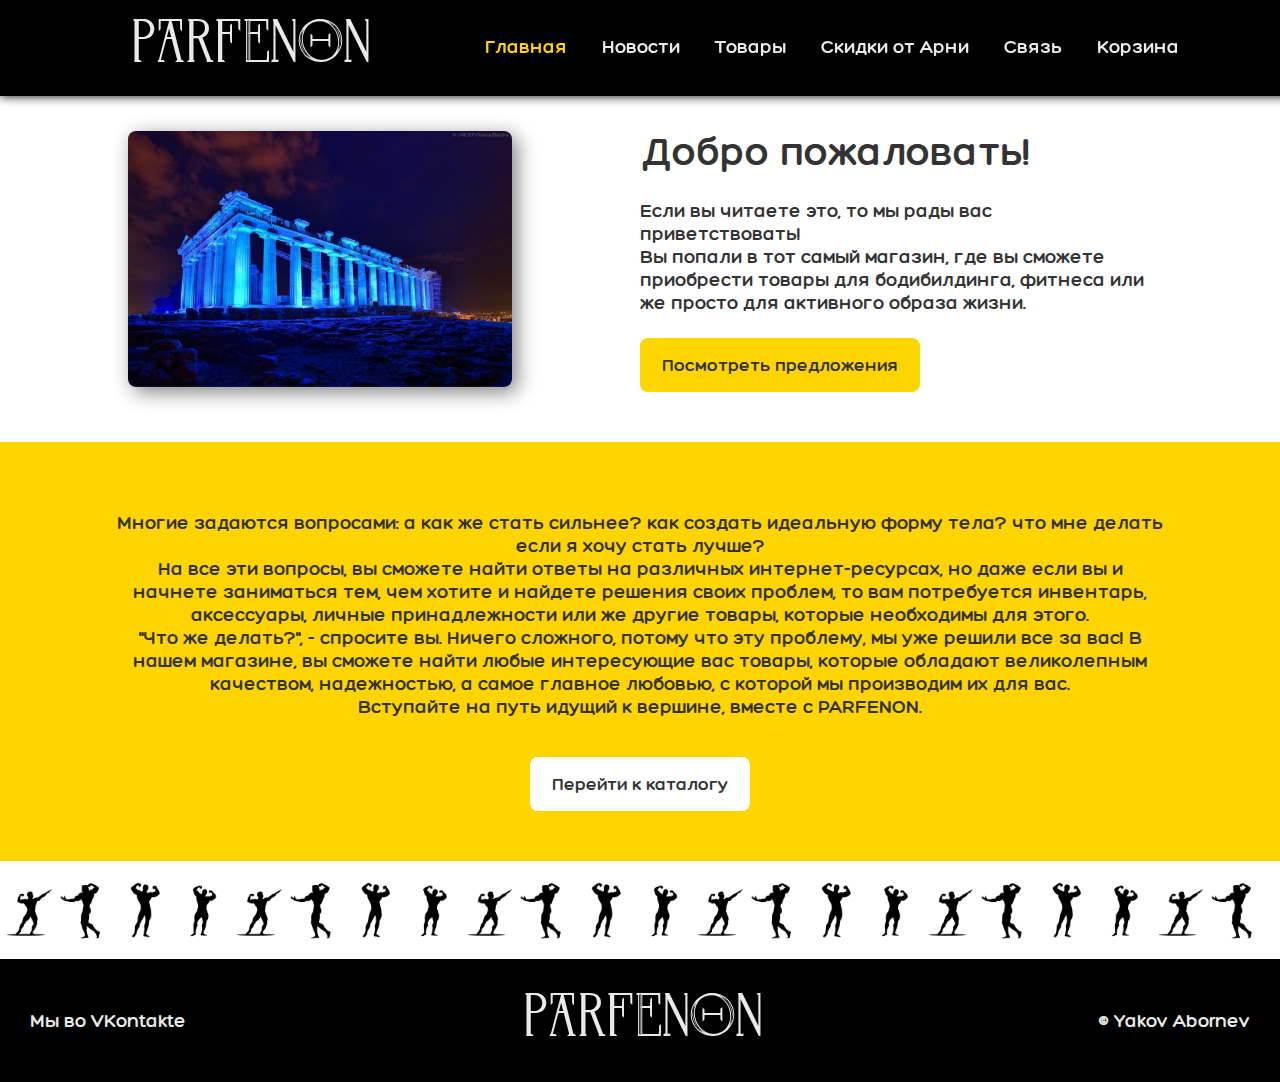
<file: проект/index.html>
<!DOCTYPE HTML>
<html lang="ru">
<head>
    <meta charset="utf-8">
    <meta name="viewport" content="width=device-width, initial-scale=1.0">
    <title>PARFENON</title>
    <link rel="icon" href="./img/icon.png" type="image/x-icon">
    <link rel="stylesheet" href="./css/style.css">
    <link rel="stylesheet" href="./css/index.css">
</head>
<body>
<header>
    <h1 class="logo">PARFENON</h1>
    <nav>
        <a class="active" href="./index.html">Главная</a>
        <a href="./news.html">Новости</a>
        <a href="./products.html">Товары</a>
        <a href="./discount.html">Скидки от Арни</a>
        <a href="./offers.html">Cвязь</a>
        <a href="./basket.html">Корзина</a>
    </nav>
</header>
<section>
    <div class="home-welcome">
        <aside>
            <img src="./img/1663238427_21-mykaleidoscope-ru-p-khram-parfenon-krasivo-21 (1).jpg" title="парфенон">
        </aside>
        <article>
            <h3>Добро пожаловать!</h3>
            <p>
                Если вы читаете это, то мы рады вас приветствовать! <br>
                Вы попали в тот самый магазин, где вы сможете приобрести товары для бодибилдинга, фитнеса или же
                просто
                для активного образа жизни.
            </p>
            <a href="discount.html">
                <button>Посмотреть предложения</button>
            </a>
        </article>
    </div>
    <div class="home-products">
        <p>
            Многие задаются вопросами: а как же стать сильнее? как создать идеальную форму тела? что мне делать если
            я хочу стать лучше? <br>
            На все эти вопросы, вы сможете найти ответы на различных интернет-ресурсах, но даже если вы и начнете
            заниматься тем, чем хотите и найдете решения своих проблем, то вам потребуется инвентарь,
            аксессуары, личные принадлежности или же другие товары, которые необходимы для этого. <br>
            "Что же делать?", - спросите вы. Ничего сложного, потому что эту проблему, мы уже решили все за вас!
            В нашем магазине, вы сможете найти любые интересующие вас товары, которые обладают великолепным
            качеством, надежностью, а самое главное любовью, с которой мы производим их для вас. <br>
            Вступайте на путь идущий к вершине, вместе с PARFENON.
        </p>
        <a href="products.html">
            <button class="secondary">Перейти к каталогу</button>
        </a>
    </div>
    <div class="line">
        <img src="./img/card-one.png" alt="one">
        <img src="./img/card-two.png" alt="two">
        <img src="./img/card-three.png" alt="three">
        <img src="./img/card-four.png" alt="four">
        <img src="./img/card-one.png" alt="one">
        <img src="./img/card-two.png" alt="two">
        <img src="./img/card-three.png" alt="three">
        <img src="./img/card-four.png" alt="four">
        <img src="./img/card-one.png" alt="one">
        <img src="./img/card-two.png" alt="two">
        <img src="./img/card-three.png" alt="three">
        <img src="./img/card-four.png" alt="four">
        <img src="./img/card-one.png" alt="one">
        <img src="./img/card-two.png" alt="two">
        <img src="./img/card-three.png" alt="three">
        <img src="./img/card-four.png" alt="four">
        <img src="./img/card-one.png" alt="one">
        <img src="./img/card-two.png" alt="two">
        <img src="./img/card-three.png" alt="three">
        <img src="./img/card-four.png" alt="four">
        <img src="./img/card-one.png" alt="one">
        <img src="./img/card-two.png" alt="two">
        <img src="./img/card-three.png" alt="three">
        <img src="./img/card-four.png" alt="four">
    </div>
</section>
<footer>
    <p><a href="https://vk.com/yakov.abornev138">Мы во VKontakte</a></p>
    <h1 class="logo">PARFENON</h1>
    <p>&copy; Yakov Abornev</p>
</footer>
</body>
</html>
</file>
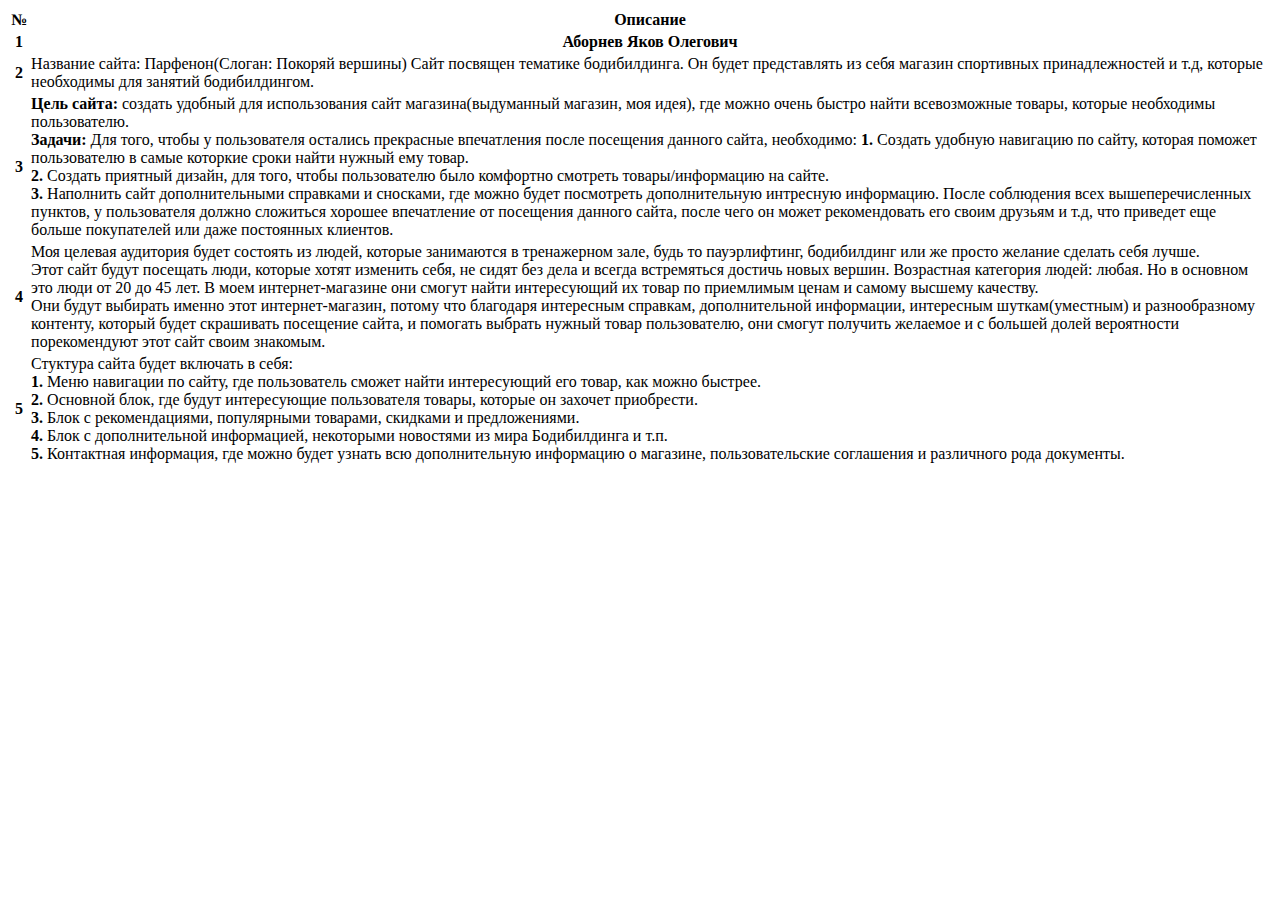
<file: init.html>
<!DOCTYPE HTML>
<html lang="ru">
  <head>
    <meta charset="utf-8">
    <meta name="viewport" content="width=device-width, initial-scale=1.0">
    <link href="https://cdn.jsdelivr.net/npm/bootstrap@5.0.2/dist/css/bootstrap.min.css" rel="stylesheet" integrity="sha384-EVSTQN3/azprG1Anm3QDgpJLIm9Nao0Yz1ztcQTwFspd3yD65VohhpuuCOmLASjC" crossorigin="anonymous">
    <title>Итоговый проект</title>
  </head>
  <body>
    <div class="container">
        <table class="table table-striped table-bordered m-2">
            <thead>
                <tr>
                    <th class="col text-center">№</th>
                    <th class="col text-center">Описание</th>
                </tr>
            </thead>
            <tbody>
                <tr>
                    <th class="col-2 text-center">1</th>
                    <th class="col-10 text-center">Аборнев Яков Олегович</th>
                </tr>
                <tr>
                    <th class="col-2 text-center">2</th>
                    <td class="col-10 text-justify">
                        Название сайта: Парфенон(Слоган: Покоряй вершины)
                        Сайт посвящен тематике бодибилдинга. Он будет представлять из себя магазин спортивных принадлежностей и т.д, которые 
                        необходимы для занятий бодибилдингом.
                    </th>
                </tr>
                <tr>
                    <th class="col-2 text-center">3</th>
                    <td class="col-10 text-justify">
                        <b>Цель сайта:</b> создать удобный для использования сайт магазина(выдуманный магазин, моя идея),
                        где можно очень быстро найти всевозможные товары, которые необходимы пользователю.<br>
                        <b>Задачи:</b> Для того, чтобы у пользователя остались прекрасные впечатления после посещения данного сайта, необходимо:
                        <b>1.</b> Создать удобную навигацию по сайту, которая поможет пользователю в самые которкие сроки найти нужный ему товар.<br>
                        <b>2.</b> Создать приятный дизайн, для того, чтобы пользователю было комфортно смотреть товары/информацию на сайте.<br>
                        <b>3.</b> Наполнить сайт дополнительными справками и сносками, где можно будет посмотреть дополнительную интресную информацию.
                        После соблюдения всех вышеперечисленных пунктов, у пользователя должно сложиться хорошее впечатление от посещения данного сайта, после чего он может рекомендовать его своим друзьям и т.д,
                        что приведет еще больше покупателей или даже постоянных клиентов.
                        </th>
                </tr>
                <tr>
                    <th class="col-2 text-center">4</th>
                    <td class="col-10 text-justify">
                        Моя целевая аудитория будет состоять из людей, которые занимаются в тренажерном зале, будь то пауэрлифтинг, бодибилдинг или же просто желание сделать себя лучше.<br>
                        Этот сайт будут посещать люди, которые хотят изменить себя, не сидят без дела и всегда встремяться достичь новых вершин.
                        Возрастная категория людей: любая. Но в основном это люди от 20 до 45 лет. В моем интернет-магазине они смогут найти интересующий их товар 
                        по приемлимым ценам и самому высшему качеству.<br> Они будут выбирать именно этот интернет-магазин, потому что благодаря интересным справкам, дополнительной информации, интересным шуткам(уместным) и разнообразному контенту, 
                        который будет скрашивать посещение сайта, и помогать выбрать нужный товар пользователю, они смогут получить желаемое и с большей долей вероятности порекомендуют этот сайт своим знакомым.
                    </th>
                </tr>
                <tr>
                    <th class="col-2 text-center">5</th>
                    <td class="col-10 text-justify">
                        Стуктура сайта будет включать в себя: <br>
                        <b>1.</b> Меню навигации по сайту, где пользователь сможет найти интересующий его товар, как можно быстрее.<br>
                        <b>2.</b> Основной блок, где будут интересующие пользователя товары, которые он захочет приобрести.<br>
                        <b>3.</b> Блок с рекомендациями, популярными товарами, скидками и предложениями.<br>
                        <b>4.</b> Блок с дополнительной информацией, некоторыми новостями из мира Бодибилдинга и т.п. <br>
                        <b>5.</b> Контактная информация, где можно будет узнать всю дополнительную информацию о магазине, пользовательские соглашения и различного рода документы. <br>
                    </th>
                </tr>
            </tbody>
        </table>
    </div>
  </body>
</html>
</file>
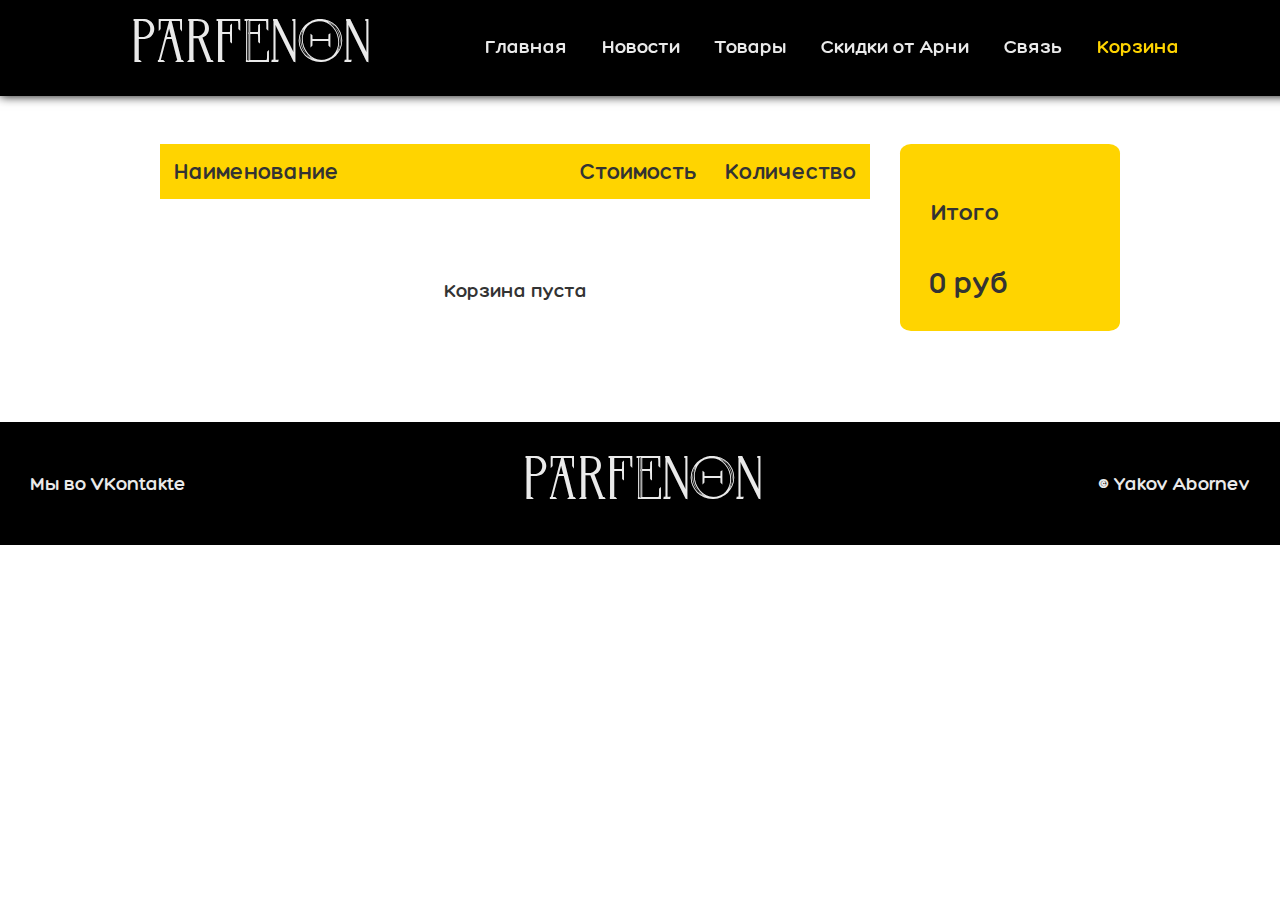
<file: проект/basket.html>
<!DOCTYPE HTML>
<html lang="ru">
<head>
    <meta charset="utf-8">
    <meta name="viewport" content="width=device-width, initial-scale=1.0">
    <title>PARFENON</title>
    <link rel="icon" href="./img/icon.png" type="image/x-icon">
    <link rel="stylesheet" href="./css/basket.css">
    <link rel="stylesheet" href="./css/style.css">
    <script src="js/basket.js"></script>
</head>
<body>
<header>
    <h1 class="logo">PARFENON</h1>
    <nav>
        <a href="./index.html">Главная</a>
        <a href="./news.html">Новости</a>
        <a href="./products.html">Товары</a>
        <a href="./discount.html">Скидки от Арни</a>
        <a href="./offers.html">Cвязь</a>
        <a class="active" href="./basket.html">Корзина</a>
    </nav>
</header>
<section>
    <h2>Корзина</h2>
    <article>
        <div class="card-container">
            <div class="products">
                <table>
                    <thead>
                    <tr>
                        <td>Наименование</td>
                        <td>Стоимость</td>
                        <td>Количество</td>
                    </tr>
                    </thead>
                    <tbody>
                    <tr class="empty">
                        <td colspan="4">Корзина пуста</td>
                    </tr>
                    </tbody>
                </table>
            </div>
            <div class="itog">
                <h3>Итого</h3>
                <p class="total-price">0 руб</p>
            </div>
        </div>
    </article>
    <button class="pay-btn">Оплатить</button>
</section>
<footer>
    <p><a href="https://vk.com/yakov.abornev138">Мы во VKontakte</a></p>
    <h1 class="logo">PARFENON</h1>
    <p>&copy Yakov Abornev</p>
</footer>
</body>
</html>
</file>
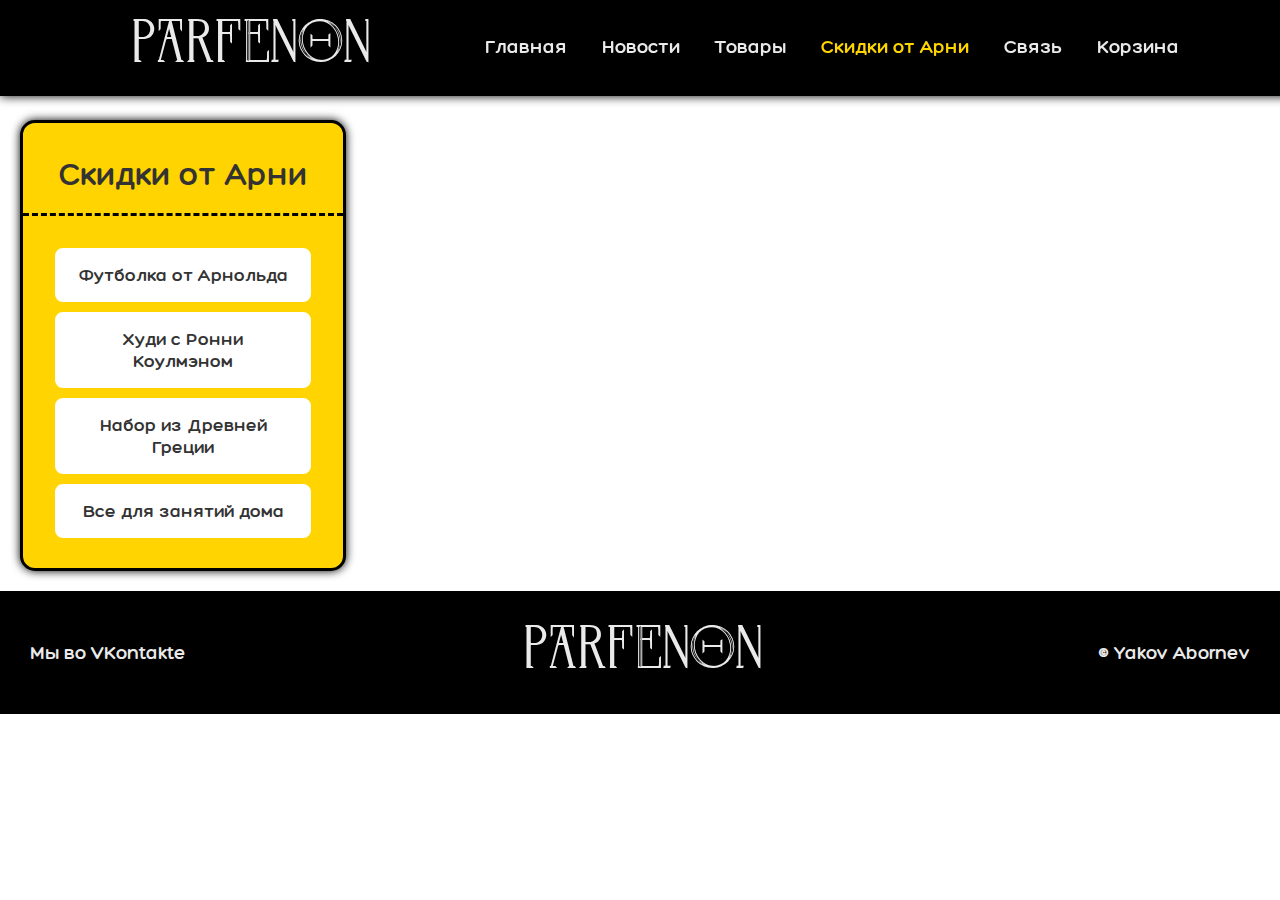
<file: проект/discount.html>
<!DOCTYPE HTML>
<html lang="ru">
<head>
    <meta charset="utf-8">
    <meta name="viewport" content="width=device-width, initial-scale=1.0">
    <title>PARFENON</title>
    <link rel="icon" href="./img/icon.png" type="image/x-icon">
    <link rel="stylesheet" href="./css/discount.css">
    <link rel="stylesheet" href="./css/style.css">
    <script src="js/discount.js"></script>
</head>
<body>
<header>
    <h1 class="logo">PARFENON</h1>
    <nav>
        <a href="./index.html">Главная</a>
        <a href="./news.html">Новости</a>
        <a href="./products.html">Товары</a>
        <a class="active" href="./discount.html">Скидки от Арни</a>
        <a href="./offers.html">Cвязь</a>
        <a href="./basket.html">Корзина</a>
    </nav>
</header>
<section>
    <aside>
        <h3>Скидки от Арни</h3>
        <div class="buttons">
            <button class="secondary" id="btn1">Футболка от Арнольда</button>
            <button class="secondary" id="btn2">Худи c Ронни Коулмэном</button>
            <button class="secondary" id="btn3">Набор из Древней Греции</button>
            <button class="secondary" id="btn4">Все для занятий дома</button>
        </div>
    </aside>
    <article>
        <div class="block" id="block1">1</div>
        <div class="block" id="block2">2</div>
        <div class="block" id="block3">3</div>
        <div class="block" id="block4">4</div>
    </article>
</section>
<footer>
    <p><a href="https://vk.com/yakov.abornev138">Мы во VKontakte</a></p>
    <h1 class="logo">PARFENON</h1>
    <p>&copy Yakov Abornev</p>
</footer>
</body>
</html>
</file>
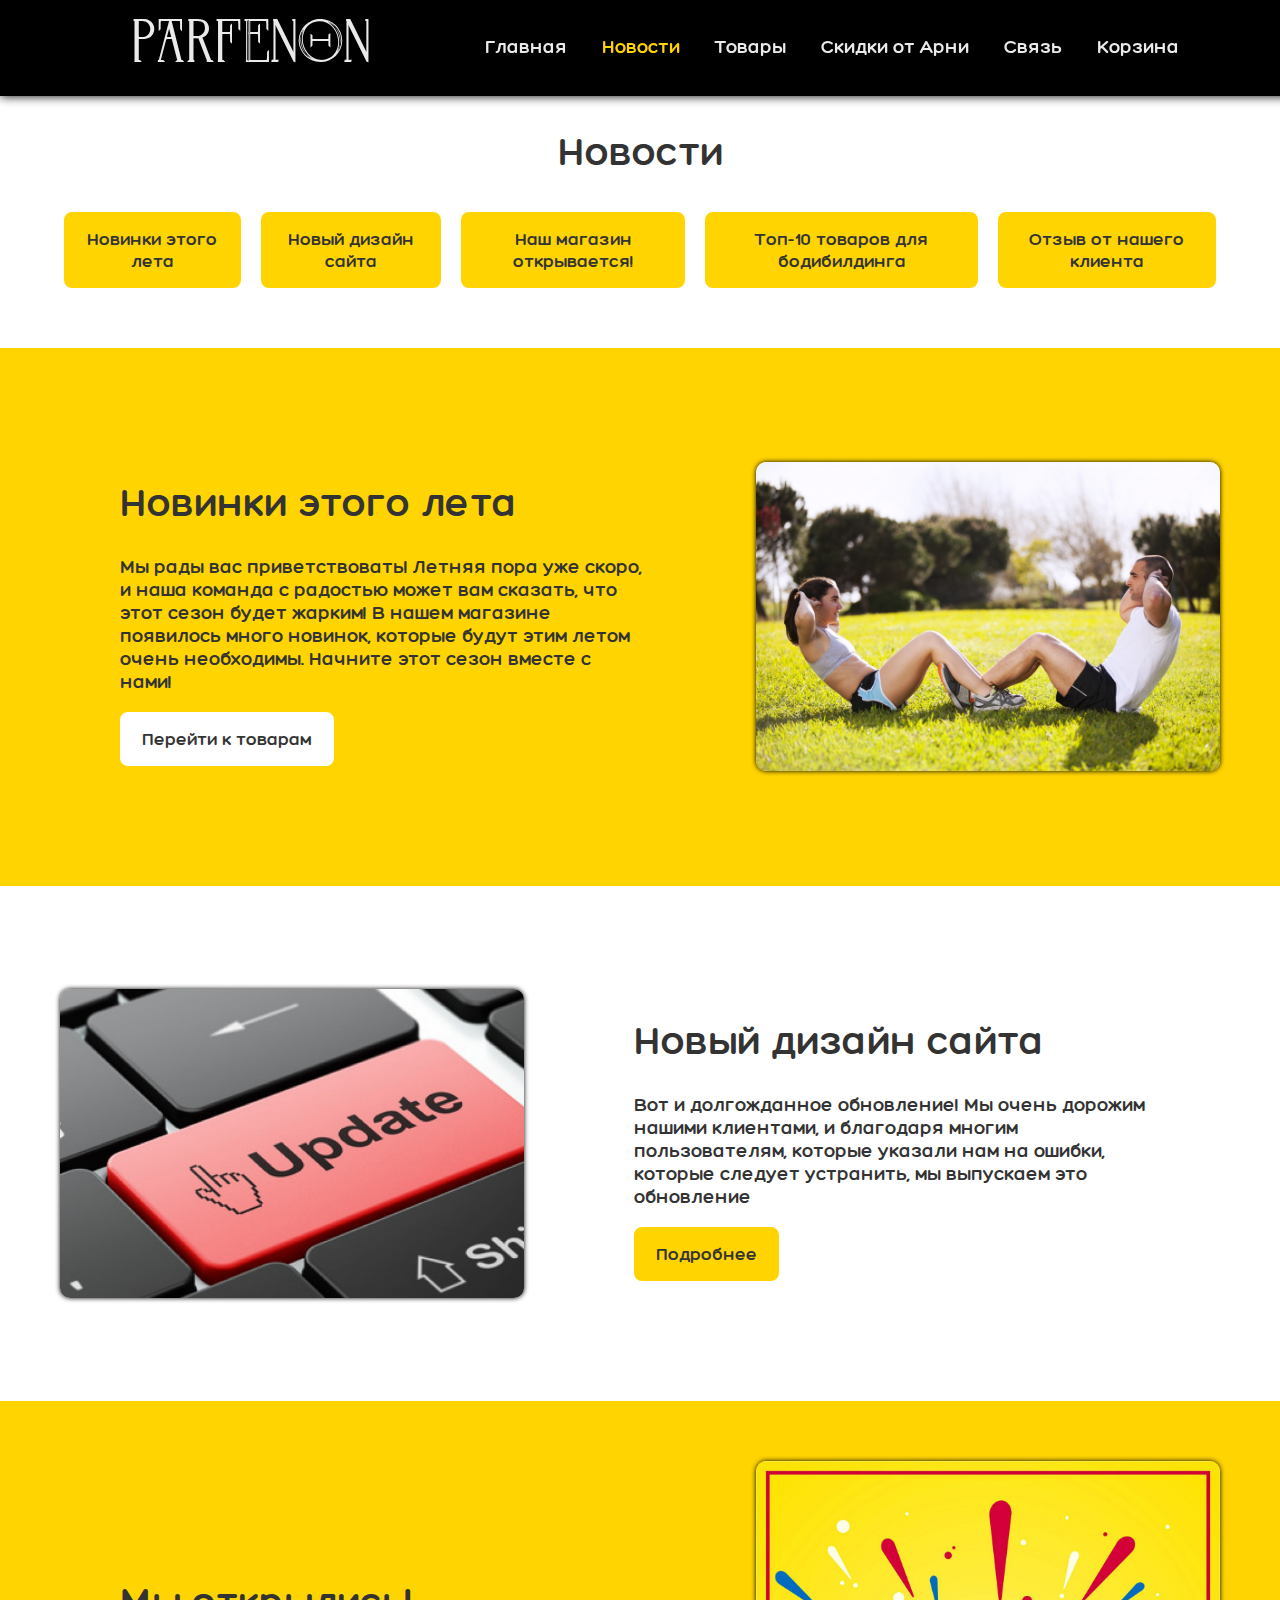
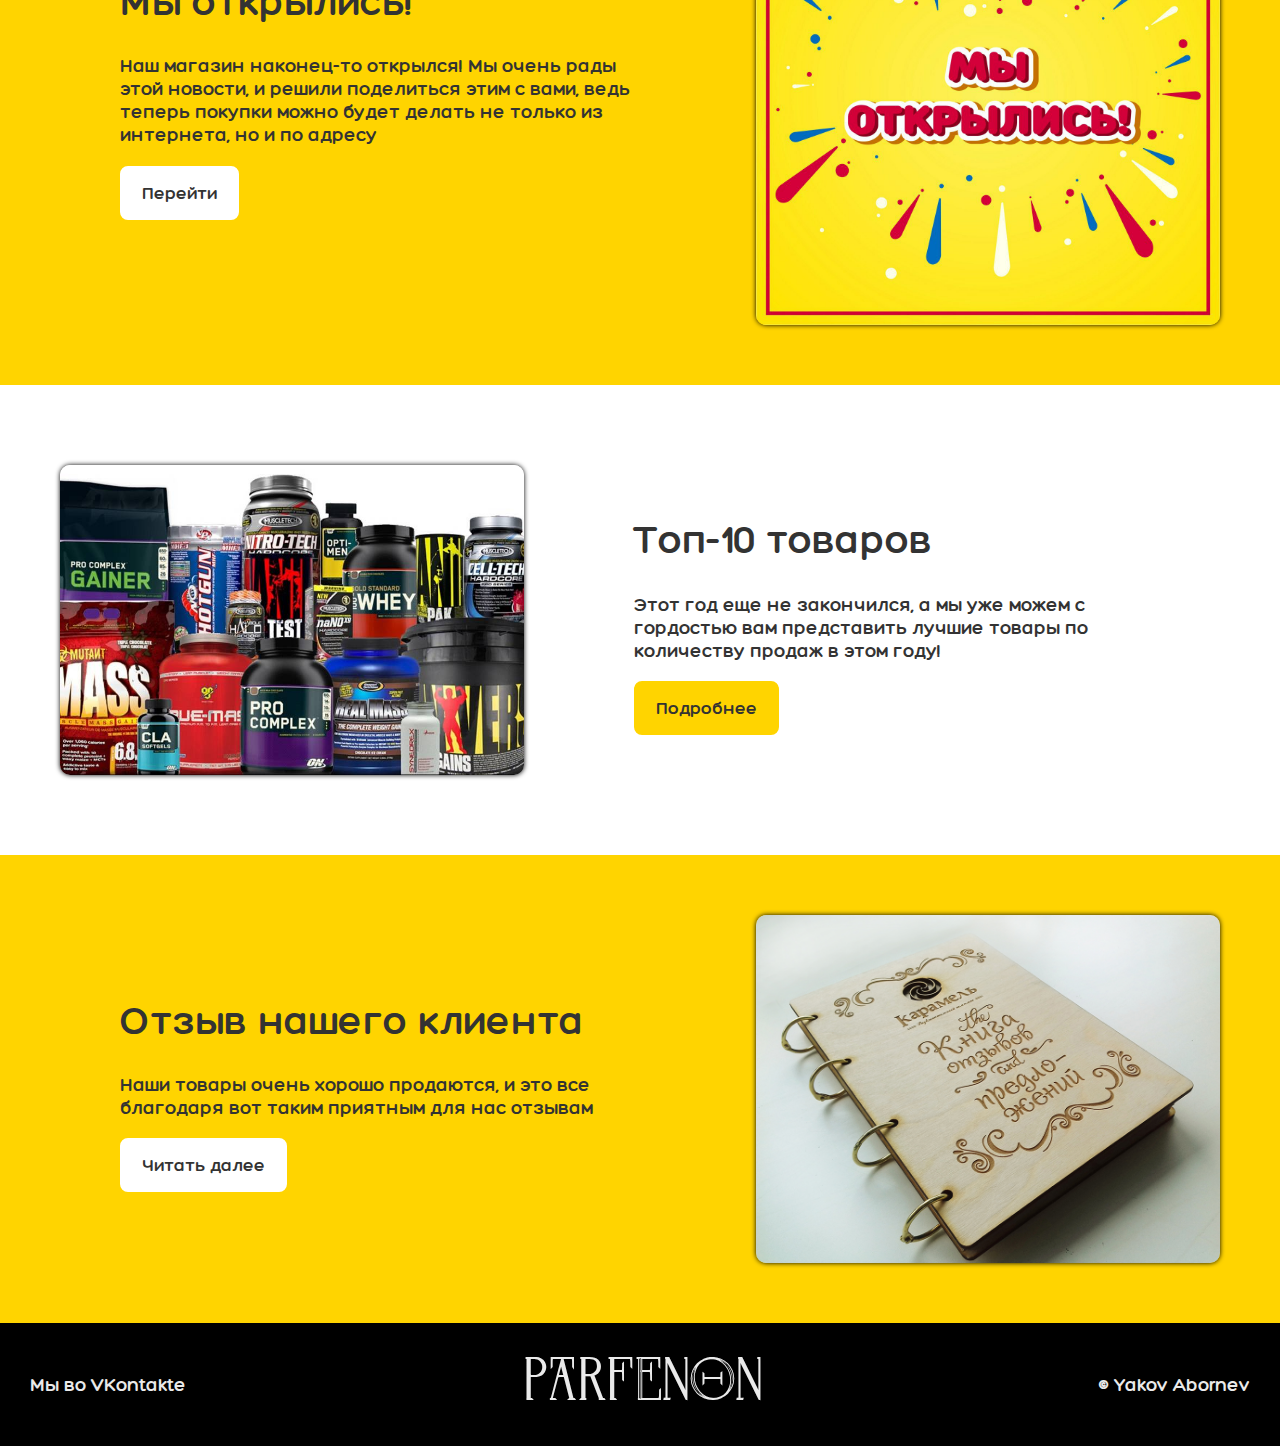
<file: проект/news.html>
<!DOCTYPE HTML>
<html lang="ru">
<head>
    <meta charset="utf-8">
    <meta name="viewport" content="width=device-width, initial-scale=1.0">
    <title>PARFENON</title>
    <link rel="icon" href="./img/icon.png" type="image/x-icon">
    <link rel="stylesheet" href="./css/style.css">
    <link rel="stylesheet" href="./css/news.css">
</head>
<body>
<header>
    <h1 class="logo">PARFENON</h1>
    <nav>
        <a href="./index.html">Главная</a>
        <a class="active" href="./news.html">Новости</a>
        <a href="./products.html">Товары</a>
        <a href="./discount.html">Скидки от Арни</a>
        <a href="./offers.html">Cвязь</a>
        <a href="./basket.html">Корзина</a>
    </nav>
</header>
<section>
    <aside>
        <h1>Новости</h1>
        <div class="buttons">
            <button>Новинки этого лета</button>
            <button>Новый дизайн сайта</button>
            <button>Наш магазин открывается!</button>
            <button>Топ-10 товаров для бодибилдинга</button>
            <button>Отзыв от нашего клиента</button>
        </div>
    </aside>
    <article>
        <div class="news">
            <div class="design">
                <h3>Новинки этого лета</h3>
                <p>Мы рады вас приветствовать! Летняя пора уже скоро, и наша команда с радостью может вам сказать, что
                    этот
                    сезон будет жарким!
                    В нашем магазине появилось много новинок, которые будут этим летом очень необходимы.
                    Начните этот сезон вместе с нами!
                </p>
                <button class="secondary">Перейти к товарам</button>
            </div>
            <img src="./img/summer.jpg">
        </div>
        <div class="news">
            <img src="./img/update.png">
            <div class="design">
                <h3>Новый дизайн сайта</h3>
                <p>Вот и долгожданное обновление! Мы очень дорожим нашими клиентами, и благодаря многим пользователям,
                    которые
                    указали нам на ошибки, которые
                    следует устранить, мы выпускаем это обновление
                </p>
                <button>Подробнее</button>
            </div>
        </div>
        <div class="news">
            <div class="design">
                <h3>Мы открылись!</h3>
                <p> Наш магазин наконец-то открылся! Мы очень рады этой новости, и решили поделиться этим с вами, ведь
                    теперь
                    покупки можно будет делать не только
                    из интернета, но и по адресу
                </p>
                <button class="secondary">Перейти</button>
            </div>
            <img src="./img/welcome.jpg">
        </div>
        <div class="news">
            <img src="./img/products.jpeg">
            <div class="design">
                <h3>Топ-10 товаров</h3>
                <p>Этот год еще не закончился, а мы уже можем с гордостью вам представить лучшие товары по количеству
                    продаж в
                    этом году!</p>
                <button>Подробнее</button>
            </div>
        </div>
        <div class="news">
            <div class="design">
                <h3>Отзыв нашего клиента</h3>
                <p>Наши товары очень хорошо продаются, и это все благодаря вот таким приятным для нас отзывам</p>
                <button class="secondary">Читать далее</button>
            </div>
            <img src="./img/feedback.jpg">
        </div>
    </article>
</section>
<footer>
    <p><a href="https://vk.com/yakov.abornev138">Мы во VKontakte</a></p>
    <h1 class="logo">PARFENON</h1>
    <p>&copy Yakov Abornev</p>
</footer>
</body>
</html>
</file>
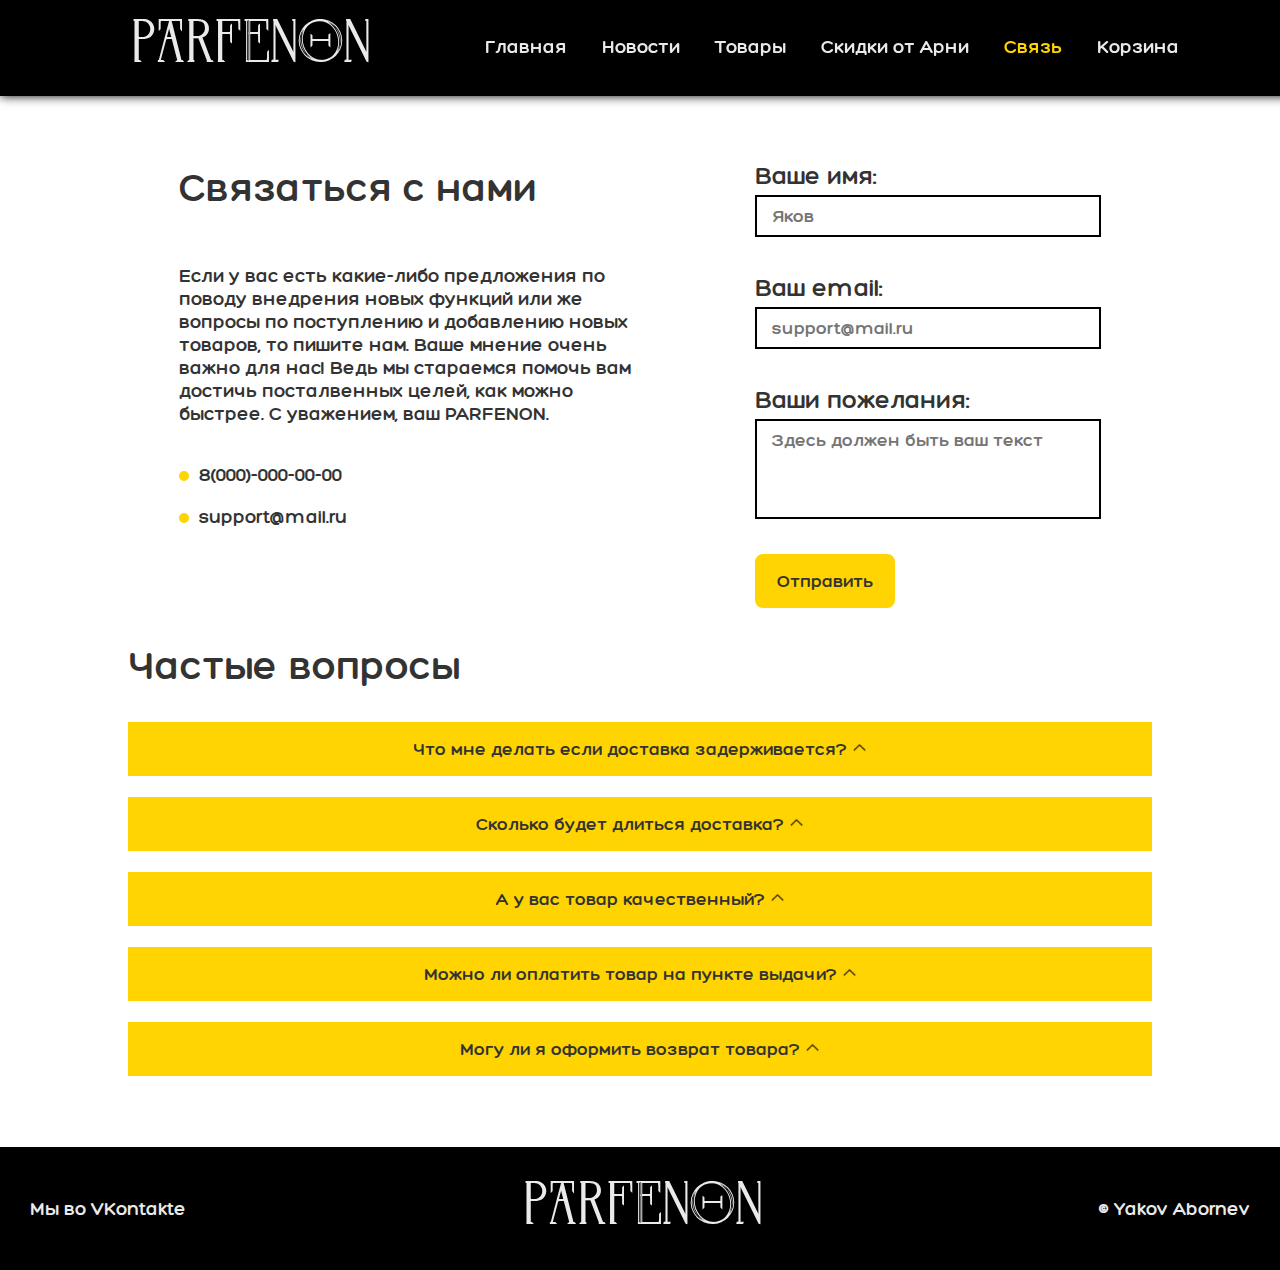
<file: проект/offers.html>
<!DOCTYPE HTML>
<html lang="ru">
<head>
    <meta charset="utf-8">
    <meta name="viewport" content="width=device-width, initial-scale=1.0">
    <title>PARFENON</title>
    <link rel="icon" href="./img/icon.png" type="image/x-icon">
    <link rel="stylesheet" href="./css/offers.css">
    <link rel="stylesheet" href="./css/style.css">
    <script src="js/questions.js"></script>
</head>
<body>
<header>
    <h1 class="logo">PARFENON</h1>
    <nav>
        <a href="./index.html">Главная</a>
        <a href="./news.html">Новости</a>
        <a href="./products.html">Товары</a>
        <a href="./discount.html">Скидки от Арни</a>
        <a class="active" href="./offers.html">Cвязь</a>
        <a href="./basket.html">Корзина</a>
    </nav>
</header>
<section>
    <div class="feedback">
        <aside>
            <h2>Связаться с нами</h2>
            <p>Если у вас есть какие-либо предложения
                по поводу внедрения новых функций или же вопросы по поступлению
                и добавлению новых товаров, то пишите нам. Ваше мнение очень важно для нас! Ведь
                мы стараемся помочь вам достичь посталвенных целей, как можно быстрее. С уважением, ваш PARFENON.
            </p>
            <div class="info">
                <p class="info-item">8(000)-000-00-00</p>
                <p class="info-item">support@mail.ru</p>
            </div>
        </aside>
        <article>
            <form action method="post">
                <div class="input">
                    <label for="name">Ваше имя:</label>
                    <input type="text" id="name" placeholder="Яков" required><br>
                </div>
                <div class="input">
                    <label for="email">Ваш email:</label>
                    <input type="email" id="email" placeholder="support@mail.ru" required><br>
                </div>
                <div class="input">
                    <label for="offers">Ваши пожелания:</label>
                    <textarea id="offers" placeholder="Здесь должен быть ваш текст" required></textarea><br>
                </div>
                <button type="submit">Отправить</button>
            </form>
        </article>
    </div>
    <div class="quetions">
        <h2>Частые вопросы</h2>
        <div class="button">
            <button>Что мне делать если доставка задерживается? <img src="./img/arrays.jpg"></button>
            <div class="answer">
                <p>Если доставка задерживается, свяжитесь с нашей службой поддержки для получения дополнительной
                    информации.</p>
            </div>
        </div>
        <div class="button">
            <button>Сколько будет длиться доставка? <img src="./img/arrays.jpg"></button>
            <div class="answer">
                <p>Доставка обычно занимает от 3 до 7 рабочих дней, в зависимости от вашего местоположения.</p>
            </div>
        </div>
        <div class="button">
            <button>А у вас товар качественный? <img src="./img/arrays.jpg"></button>
            <div class="answer">
                <p>Мы гарантируем высокое качество всех наших товаров. Если у вас есть какие-либо вопросы или проблемы,
                    пожалуйста, свяжитесь с нами.</p>
            </div>
        </div>
        <div class="button">
            <button>Можно ли оплатить товар на пункте выдачи? <img src="./img/arrays.jpg"></button>
            <div class="answer">
                <p>Да, вы можете оплатить товар на пункте выдачи наличными или банковской картой.</p>
            </div>
        </div>
        <div class="button">
            <button>Могу ли я оформить возврат товара? <img src="./img/arrays.jpg"></button>
            <div class="answer">
                <p>Да, вы можете оформить возврат товара в течение 14 дней с момента получения. Пожалуйста, свяжитесь с
                    нашей службой поддержки для получения подробной информации.</p>
            </div>
        </div>
    </div>
</section>
<footer>
    <p><a href="https://vk.com/yakov.abornev138">Мы во VKontakte</a></p>
    <h1 class="logo">PARFENON</h1>
    <p>&copy Yakov Abornev</p>
</footer>
</body>
</html>
</file>
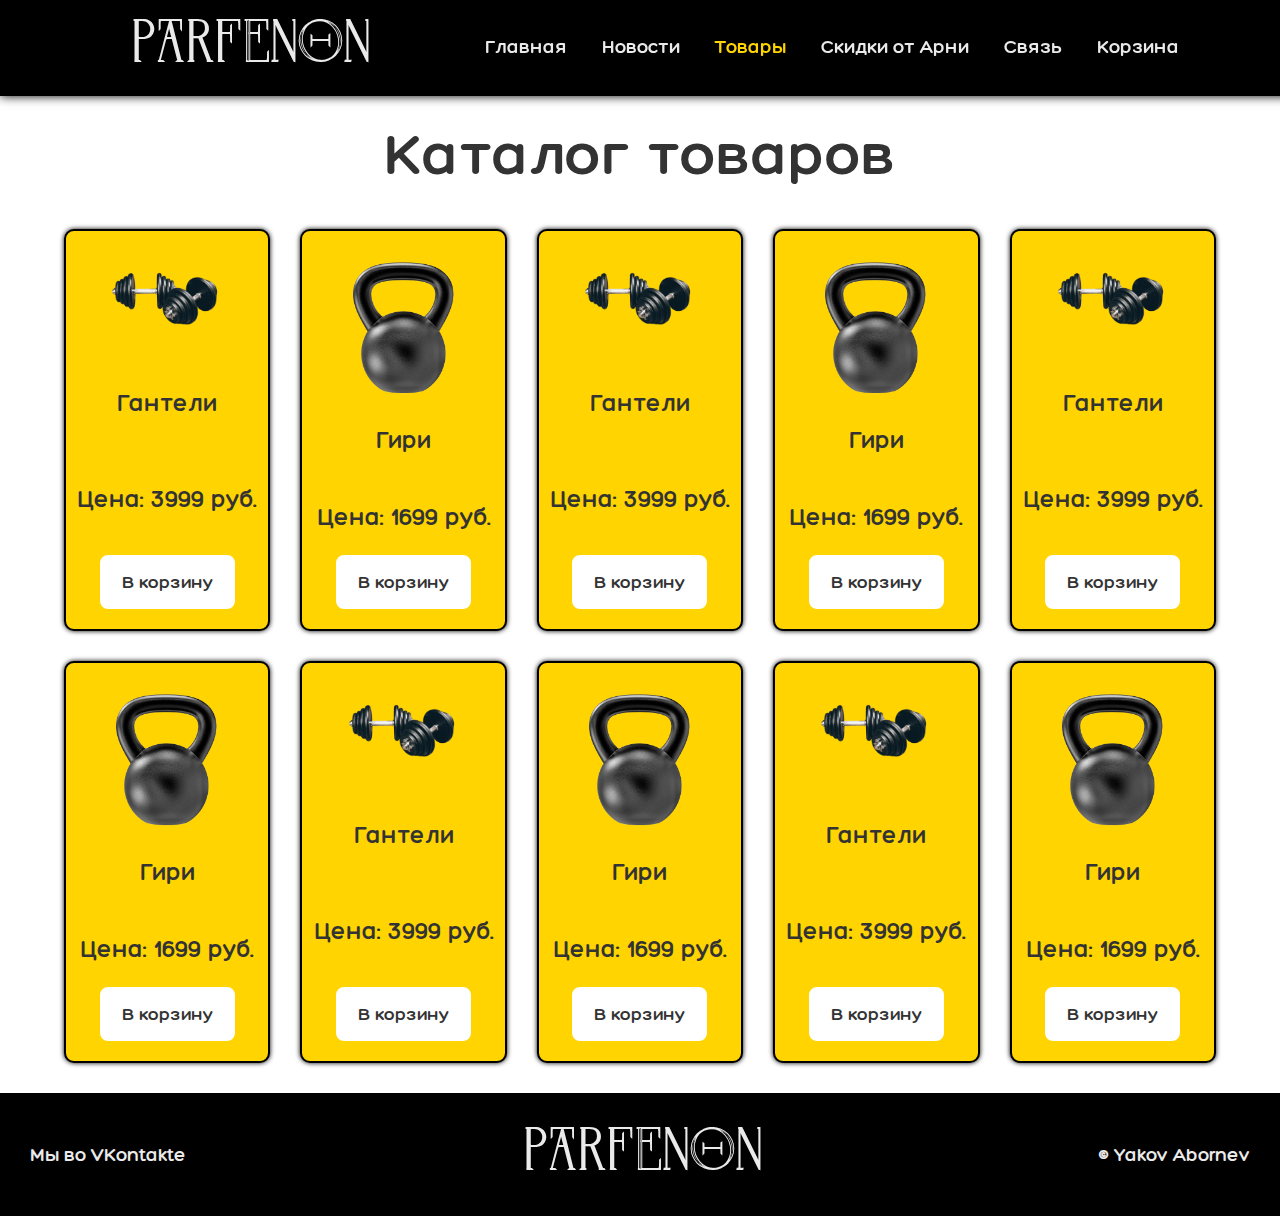
<file: проект/products.html>
<!DOCTYPE HTML>
<html lang="ru">
<head>
    <meta charset="utf-8">
    <meta name="viewport" content="width=device-width, initial-scale=1.0">
    <title>PARFENON</title>
    <link rel="icon" href="./img/icon.png" type="image/x-icon">
    <link rel="stylesheet" href="./css/products.css">
    <link rel="stylesheet" href="./css/style.css">
    <script src="js/catalog.js"></script>
</head>
<body>
<header>
    <h1 class="logo">PARFENON</h1>
    <nav>
        <a href="./index.html">Главная</a>
        <a href="./news.html">Новости</a>
        <a class="active" href="./products.html">Товары</a>
        <a href="./discount.html">Скидки от Арни</a>
        <a href="./offers.html">Cвязь</a>
        <a href="./basket.html">Корзина</a>
    </nav>
</header>
<section>
    <div class="catalog">
        <h1>Каталог товаров</h1>
        <div class="products">
            <!--        <div class="item">-->
            <!--            <img src="./img/ganteli.jpg">-->
            <!--            <p>Гантели</p>-->
            <!--            <p>Цена: 3999 руб</p>-->
            <!--            <button class="secondary">Посмотреть</button>-->
            <!--        </div>-->
            <!--        <div class="item">-->
            <!--            <img src="./img/giri.png">-->
            <!--            <p>Гири</p>-->
            <!--            <p>Цена: 1699 руб</p>-->
            <!--            <button class="secondary">Посмотреть</button>-->
            <!--        </div>-->
            <!--        <div class="item">-->
            <!--            <img src="./img/protein.jpg">-->
            <!--            <p>Протеин</p>-->
            <!--            <p>Цена: 1999 руб</p>-->
            <!--            <button class="secondary">Посмотреть</button>-->
            <!--        </div>-->
            <!--        <div class="item">-->
            <!--            <img src="./img/geiner.jpg">-->
            <!--            <p>Гейнер</p>-->
            <!--            <p>Цена: 1999 руб</p>-->
            <!--            <button class="secondary">Посмотреть</button>-->
            <!--        </div>-->
            <!--        <div class="item">-->
            <!--            <img src="./img/creatine.jpeg">-->
            <!--            <p>Креатин</p>-->
            <!--            <p>Цена: 1699 руб</p>-->
            <!--            <button class="secondary">Посмотреть</button>-->
            <!--        </div>-->
            <!--        <div class="item">-->
            <!--            <img src="./img/arny.jpg">-->
            <!--            <p>Футболка с Aрни</p>-->
            <!--            <p>Цена: 2000 руб</p>-->
            <!--            <button class="secondary">Посмотреть</button>-->
            <!--        </div>-->
            <!--        <div class="item">-->
            <!--            <img src="./img/shtangetki.jpg">-->
            <!--            <p>Штангетки</p>-->
            <!--            <p>Цена: 7999 руб</p>-->
            <!--            <button class="secondary">Посмотреть</button>-->
            <!--        </div>-->
            <!--        <div class="item">-->
            <!--            <img src="./img/mayka.jpg">-->
            <!--            <p>Майка для жима</p>-->
            <!--            <p>Цена: 4799 руб</p>-->
            <!--            <button class="secondary">Посмотреть</button>-->
            <!--        </div>-->
            <!--        <div class="item">-->
            <!--            <img src="./img/blenderBottle.jpg">-->
            <!--            <p>Шейкер</p>-->
            <!--            <p>Цена: 369 руб</p>-->
            <!--            <button class="secondary">Посмотреть</button>-->
            <!--        </div>-->
            <!--        <div class="item">-->
            <!--            <img src="./img/shtanga.jpg">-->
            <!--            <p>Штанга</p>-->
            <!--            <p>Цена: 6379 руб</p>-->
            <!--            <button class="secondary">Посмотреть</button>-->
            <!--        </div>-->
            <!--        <div class="item">-->
            <!--            <img src="./img/rashgard.jpg">-->
            <!--            <p>Рашгард</p>-->
            <!--            <p>Цена: 1249 руб</p>-->
            <!--            <button class="secondary">Посмотреть</button>-->
            <!--        </div>-->
            <!--        <div class="item">-->
            <!--            <img src="./img/taits.jpeg">-->
            <!--            <p>Тайтсы</p>-->
            <!--            <p>Цена: 1649 руб</p>-->
            <!--            <button class="secondary">Посмотреть</button>-->
            <!--        </div>-->
            <!--        <div class="item">-->
            <!--            <img src="./img/poyas.jpg">-->
            <!--            <p>Пояс для зала</p>-->
            <!--            <p>Цена: 1999 руб</p>-->
            <!--            <button class="secondary">Посмотреть</button>-->
            <!--        </div>-->
            <!--        <div class="item">-->
            <!--            <img src="./img/trenbolon.jpg">-->
            <!--            <p>Тренболлон</p>-->
            <!--            <p>Цена: 1639</p>-->
            <!--            <button class="secondary">Посмотреть</button>-->
            <!--        </div>-->
            <!--        <div class="item">-->
            <!--            <img src="./img/zajim.jpg">-->
            <!--            <p>Зажимы для штанги</p>-->
            <!--            <p>Цена: 599 руб</p>-->
            <!--            <button class="secondary">Посмотреть</button>-->
            <!--        </div>-->
        </div>
    </div>
</section>
<footer>
    <p><a href="https://vk.com/yakov.abornev138">Мы во VKontakte</a></p>
    <h1 class="logo">PARFENON</h1>
    <p>&copy Yakov Abornev</p>
</footer>
</body>
</html>
</file>
<file: проект/css/style.css>
@font-face {
    font-family: 'MyFont';
    src: url(../shrifts/Iglets/Iglets.ttf);
}

@font-face {
    font-family: 'MyFontTwo';
    src: url(../shrifts/Hero/Hero-Bold.ttf),
    url(../shrifts/Hero/Hero-Light.ttf),
    url(../shrifts/Hero/Hero-Regular.ttf);
}

:root {
    --primary-color: #FFD400;
    --primary-color-darker: #d6b200;
    --bg-color: #ffffff;
    --bg-color-secondary: #000000ff;
    --text-color: #eaeaea;
    --text-color-black: #333333;
    --text-color-hover: #7e7e7e;
    --transition: all 0.3s ease;
}

body {
    padding: 0;
    margin: 0;
    background-color: var(--bg-color);
    color: var(--text-color-black);
    font-family: 'MyFontTwo', serif;
    font-size: 1.2em;
}

header {
    color: var(--text-color);
    display: flex;
    position: fixed;
    top: 0;
    width: 100%;
    justify-content: space-evenly;
    align-items: center;
    border-bottom: 3px solid var(--bg-color-secondary);
    box-shadow: 0 0 10px var(--bg-color-secondary);
    background: var(--bg-color-secondary);
    padding: 15px;
}

h1.logo {
    font-size: 3em;
    margin: 0;
    font-family: 'MyFont', serif;
}

header nav {
    display: flex;
    justify-content: space-around;
    gap: 35px;
    font-size: 1em;
}

header nav a.active {
    color: var(--primary-color);
}

footer {
    color: var(--text-color);
    padding: 30px 0;
    display: flex;
    justify-content: space-between;
    align-items: center;
    background: var(--bg-color-secondary);
}

footer p:first-child {
    padding-left: 30px;
}

footer p:last-child {
    padding-right: 30px;
}

a {
    text-decoration: none;
    color: var(--text-color);
    transition: color 0.2s ease;
}

a:hover {
    color: var(--primary-color);
}

button {
    font-family: 'MyFontTwo', serif;
    background: var(--primary-color);
    border: 2px solid var(--primary-color);
    border-radius: 8px;
    color: var(--text-color-black);
    padding: 14px 20px;
    cursor: pointer;
    transition: all 0.3s ease;
    font-size: large;
}

button:hover {
    box-shadow: 0 0 10px #d1d1d1;
}

button.secondary {
    background: var(--bg-color);
    border: 2px solid var(--bg-color);
    box-shadow: none;
}

button.secondary:hover {
    background: var(--primary-color);
    color: var(--bg-color);
}

button.third {
    background: var(--bg-color-secondary);
    color: var(--text-color);
    box-shadow: none;
    border: 2px solid var(--bg-color-secondary);
}

button.third:hover {
    background: var(--primary-color);
    color: var(--text-color-black);
}

p.total-price {
    margin: 0;
    font-size: 30px;
}

@media (max-width: 600px) {
    section {
        margin-top: 80px;
    }

    h1.logo {
        font-size: 1.7em;
    }

    header {
        flex-direction: column;
        gap: 20px;
    }

    header nav {
        gap: 15px;
        font-size: 0.7em;
    }

    header {
        padding-left: 5px;
    }

    footer h1.logo {
        font-size: 1.7em;
    }

    footer p {
        font-size: 0.7em;
    }
}

@media (max-width: 445px) {
    h1.logo {
        font-size: 1.2em;
    }

    header nav {
        font-size: 0.4em;
        gap: 15px;
    }

    header {
        padding-left: 5px;
    }
}
</file>
<file: проект/css/index.css>
.line {
    padding: 20px 0;
    width: 100%;
    display: flex;
    justify-content: space-evenly;
}

.line img {
    width: 3em;
}

section {
    display: flex;
    flex-direction: column;
    align-items: center;
}

.home-welcome {
    margin-top: 6%;
    width: 100%;
    padding: 50px 0;
    display: flex;
    justify-content: space-evenly;
    align-items: center;
}

.home-welcome article {
    width: 40vw;
    color: var(--text-color-black);
    display: flex;
    flex-direction: column;
    align-items: start;
    row-gap: 24px;
}

.home-welcome article h3 {
    margin: 0;
    font-size: 40px;
}

.home-welcome article p {
    margin: 0;
}

.home-welcome aside {
    display: flex;
    justify-content: center;
}

.home-welcome aside img {
    width: 30vw;
    border-radius: 8px;
    box-shadow: 5px 5px 20px grey;
}

.home-products {
    padding: 50px 0;
    background: var(--primary-color);
    display: flex;
    flex-direction: column;
    align-items: center;
    text-align: center;
    row-gap: 20px;
}

.home-products p {
    width: 82%;
}

@media (max-width: 600px) {
    .line img {
        width: 1em;
    }

    .home-welcome {
        flex-direction: column;
        gap: 50px;
    }

    .home-welcome article {
        width: 80%;
        align-items: center;
        text-align: center;
    }

    .home-welcome article h3 {
        font-size: 1.5em;
        text-align: center;
    }

    .home-welcome article p {
        font-size: 0.8em;
    }

    .home-welcome aside img {
        width: 90%;
        justify-content: center;
    }

    .home-products {
        font-size: 0.8em;
    }

    .home-products button {
        font-size: 0.8em;
    }
}

@media (max-width: 484px) {
    .line img {
        width: 0.5em;
    }
}
</file>
<file: проект/css/basket.css>
section {
    display: flex;
    flex-direction: column;
    align-items: center;
    justify-content: center;
    gap: 30px;
    margin-bottom: 40px;
    min-height: 60px;
}

article {
    display: flex;
    width: 75%;
    justify-content: space-between;
    align-items: start;
    gap: 30px;
}

h2 {
    font-size: 40px;
}

button {
    font-size: large;
}

.card-container {
    width: 100%;
    display: flex;
    justify-content: space-between;
    align-items: start;
    gap: 30px;
}

.products {
    flex-basis: 80%;
}

.itog {
    position: sticky;
    top: 110px;
    flex-basis: 18%;
    padding: 30px;
    border: var(--border);
    border-radius: 5%;
    background: var(--primary-color);
    color: var(--text-color-secondary);
    display: flex;
    flex-direction: column;
    align-items: start;
    gap: 15px;
    font-size: 20px;
}

.products table {
    transition: opacity 0.3s ease;
    border-collapse: collapse;
    width: 100%;
}

.products table thead {
    font-weight: 600;
    font-size: 22px;
    background: var(--primary-color);
    color: var(--text-color-secondary);
}

.products table td {
    padding: 14px;
}

.products table td:nth-child(2) {
    width: 18%;
}

.products table td:nth-child(3) {
    width: 15%;
}

.products table tbody tr.empty {
    text-align: center;
    width: 100%;
}

.products table tbody tr.empty td {
    padding: 80px;
}

.products table tbody tr td:nth-child(3) {
    display: flex;
    gap: 20px;
}

input {
    font-family: 'MyFontTwo', serif;
    padding: 8px 15px;
    outline: 0;
    background: var(--bg-color);
    color: var(--text-color-secondary);
    border: 2px solid var(--bg-color-secondary);
    transition: var(--transition);
    font-size: 18px;
    width: 40px;
}

@media (max-width: 600px) {
    h2 {
        margin-top: 10%;
        font-size: 1.5em;
    }

    .card-container {
        flex-direction: column-reverse;
        align-items: center;
        gap: 60px;
    }

    .itog {
        padding: 20px;
        font-size: 0.7em;
        width: 50%;
        align-items: center;
    }

    .products table thead {
        font-size: 0.7em;
    }

    article {
        width: 100%;
    }

    .itog .total-price {
        font-size: 1.5em;
    }

    .products table tbody {
        width: 40%;
    }
}
</file>
<file: проект/css/discount.css>
section {
    margin-top: 100px;
    display: flex;
    align-items: center;
    background-color: var(--bg-color);
}

aside {
    display: flex;
    flex-direction: column;
    width: 25%;
    border-radius: 15px;
    border: 3px solid var(--bg-color-secondary);
    box-shadow: 0 0 10px var(--bg-color-secondary);
    margin: 20px 0 20px 20px;
    background-color: var(--primary-color);
}

h3 {
    display: flex;
    font-size: xx-large;
    border-bottom: 3px dashed var(--bg-color-secondary);
    justify-content: center;
    align-items: center;
    padding-bottom: 20px;
}

.buttons {
    display: flex;
    flex-direction: column;
    justify-content: space-between;
    align-items: center;
    gap: 10px;
    margin-bottom: 30px;
}

.buttons button {
    width: 80%;
}

article {
    width: 60%;
    height: 100%;
}

@media (max-width: 600px) {
    section {
        flex-direction: column;
    }

    aside {
        margin-top: 50px;
        width: 80%;
    }

    h3 {
        font-size: 1.2em;
    }

    .buttons button {
        font-size: 0.7em;
    }
}
</file>
<file: проект/css/news.css>
section {
    margin-top: 100px;
    display: flex;
    flex-direction: column;
    align-items: center;
}

aside {
    display: flex;
    flex-direction: column;
    text-align: center;
    justify-content: space-evenly;
    align-items: center;
    background-color: var(--bg-color);
}

aside h1 {
    display: flex;
    font-size: 40px;
    justify-content: center;
    align-items: center;
}

.buttons {
    display: flex;
    width: 90%;
    padding: 10px;
    margin-bottom: 50px;
    gap: 20px;
    justify-content: space-between;
}

.design {
    display: flex;
    flex-direction: column;
    justify-content: center;
    align-items: start;
    padding: 60px;
}

h3 {
    font-size: 40px;
    margin: 10px 0;
}

.news {
    display: flex;
    padding: 60px;
    background-color: var(--primary-color);
    align-items: center;
    gap: 50px;
}

.news img {
    width: 40%;
    border-radius: 10px;
    box-shadow: 0 0 5px var(--bg-color-secondary);
}

.news:nth-child(even) {
    background-color: var(--bg-color);
}

@media (max-width: 600px) {
    aside h1 {
        font-size: 1.5em;
    }

    aside .buttons {
        flex-direction: column;
        gap: 10px;
    }

    h3 {
        font-size: 1.2em;
    }

    .design {
        padding: 30px;
        align-items: center;
    }

    .design p {
        font-size: 0.7em;
        text-align: justify;
    }

    .design button {
        margin-top: 15px;
    }

    .news:nth-child(odd) {
        flex-direction: column-reverse;
    }

    .news {
        flex-direction: column;
        padding: 30px;
        gap: 15px;
    }

    .news img {
        width: 90%;
    }

    .news:nth-child(3) img {
        width: 70%;
    }

    .news button {
        font-size: 0.8em;
        align-self: center;
    }
}
</file>
<file: проект/css/offers.css>
section {
    margin-top: 100px;
    display: flex;
    flex-direction: column;
    justify-content: space-evenly;
    align-items: center;
}

.feedback {
    margin-top: 30px;
    display: flex;
    width: 90%;
    justify-content: space-evenly;;
}

aside {
    display: flex;
    flex-direction: column;
    width: 40%;
}

h2 {
    font-size: 40px;
}

aside .info .info-item::before {
    content: '';
    display: inline-block;
    width: 10px;
    height: 10px;
    border-radius: 50px;
    margin-right: 10px;
    background: var(--primary-color);
}

form .input {
    display: flex;
    flex-direction: column;
    gap: 5px;
    font-size: 25px;
}

input,
textarea {
    font-family: 'MyFontTwo', serif;
    padding: 8px 15px;
    outline: 0;
    background: var(--bg-color);
    color: var(--text-color-secondary);
    border: 2px solid var(--bg-color-secondary);
    transition: var(--transition);
    font-size: 18px;
}

article textarea {
    height: 80px;
    resize: none;
}

label {
    cursor: default;
}

form {
    width: 100%;
}

article {
    width: 30%;
    margin-top: 30px;
    display: flex;
    align-items: center;
    justify-content: center;
}

.quetions {
    display: flex;
    flex-direction: column;
    width: 80%;
    margin-bottom: 50px;
}

.button button {
    border-radius: 0;
    width: 100%;
}

.button img {
    width: 15px;
}

.quetions .answer {
    padding: 10px;
    border-top: 1px solid #ccc;
    transition: max-height 0.5s ease-out, opacity 0.5s ease-out;
    max-height: 0;
    overflow: hidden;
    opacity: 0;
}

.quetions .answer.visible {
    max-height: 500px;
    opacity: 1;
}

@media (max-width: 600px) {
    .feedback {
        flex-direction: column;
        align-items: center;
    }

    aside {
        width: 90%;
        justify-content: center;
        align-items: center;
    }

    article {
        width: 90%;
    }

    h2 {
        font-size: 1.4em;
    }

    .feedback p {
        text-align: justify;
        font-size: 0.8em;
    }

    form .input {
        font-size: 0.7em;
    }

    input,
    textarea {
        padding: 6px 10px;
        font-size: 1.2em;
    }

    form button {
        width: 100%;
        font-size: 0.7em;
    }

    .quetions {
        gap: 10px;
    }

    .button button {
        font-size: 0.7em;
    }

    .button img {
        width: 15px;
    }
}

@media (max-width: 376px) {
    h2 {
        font-size: 1.2em;
    }

    .feedback p {
        font-size: 0.7em;
    }

    input,
    textarea {
        padding: 4px 7.5px;
        font-size: 1em;
    }

    form button {
        width: 100%;
        height: 10%;
        padding-top: 1px;
        font-size: 0.7em;
    }
}
</file>
<file: проект/css/products.css>
section {
    display: flex;
    flex-direction: column;
    width: 100%;
    align-content: center;
    background-color: var(--bg-color);
    gap: 40px;
}

.catalog {
    margin-top: 6%;
    text-align: center;
    font-size: 30px;
    display: flex;
    flex-direction: column;
    align-items: center;
    justify-content: center;
    margin-bottom: 30px;
}

.products {
    display: grid;
    grid-template-columns: repeat(5, 1fr);
    gap: 30px;
    width: 90%;
}

.item {
    display: flex;
    flex-direction: column;
    border-radius: 10px;
    border: 2px solid var(--bg-color-secondary);
    box-shadow: 0 0 5px var(--bg-color-secondary);
    color: var(--text-color-secondary);
    background-color: var(--primary-color);
    justify-content: space-between;
    align-items: center;
    transition: var(--transition);
    cursor: pointer;
    padding: 20px 0;
}

.item img {
    width: 150px;
    border-radius: 10%;
}

.item p {
    font-size: x-large;
}

@media (max-width: 600px) {
    .catalog h1 {
        font-size: 1em;
    }

    .products {
        grid-template-columns: repeat(2, 1fr);
        align-self: center;
    }

    .item img {
        width: 50%;
    }

    .item p {
        font-size: 0.7em;
    }

    .item button {
        font-size: 0.5em;
    }
}

@media (max-width: 376px) {
    .products {
        grid-template-columns: repeat(1, 1fr);
    }

    .item button {
        font-size: 0.4em;
    }

    .item p {
        font-size: 0.5em;
    }

    .item img {
        width: 70%;
    }
}
</file>
